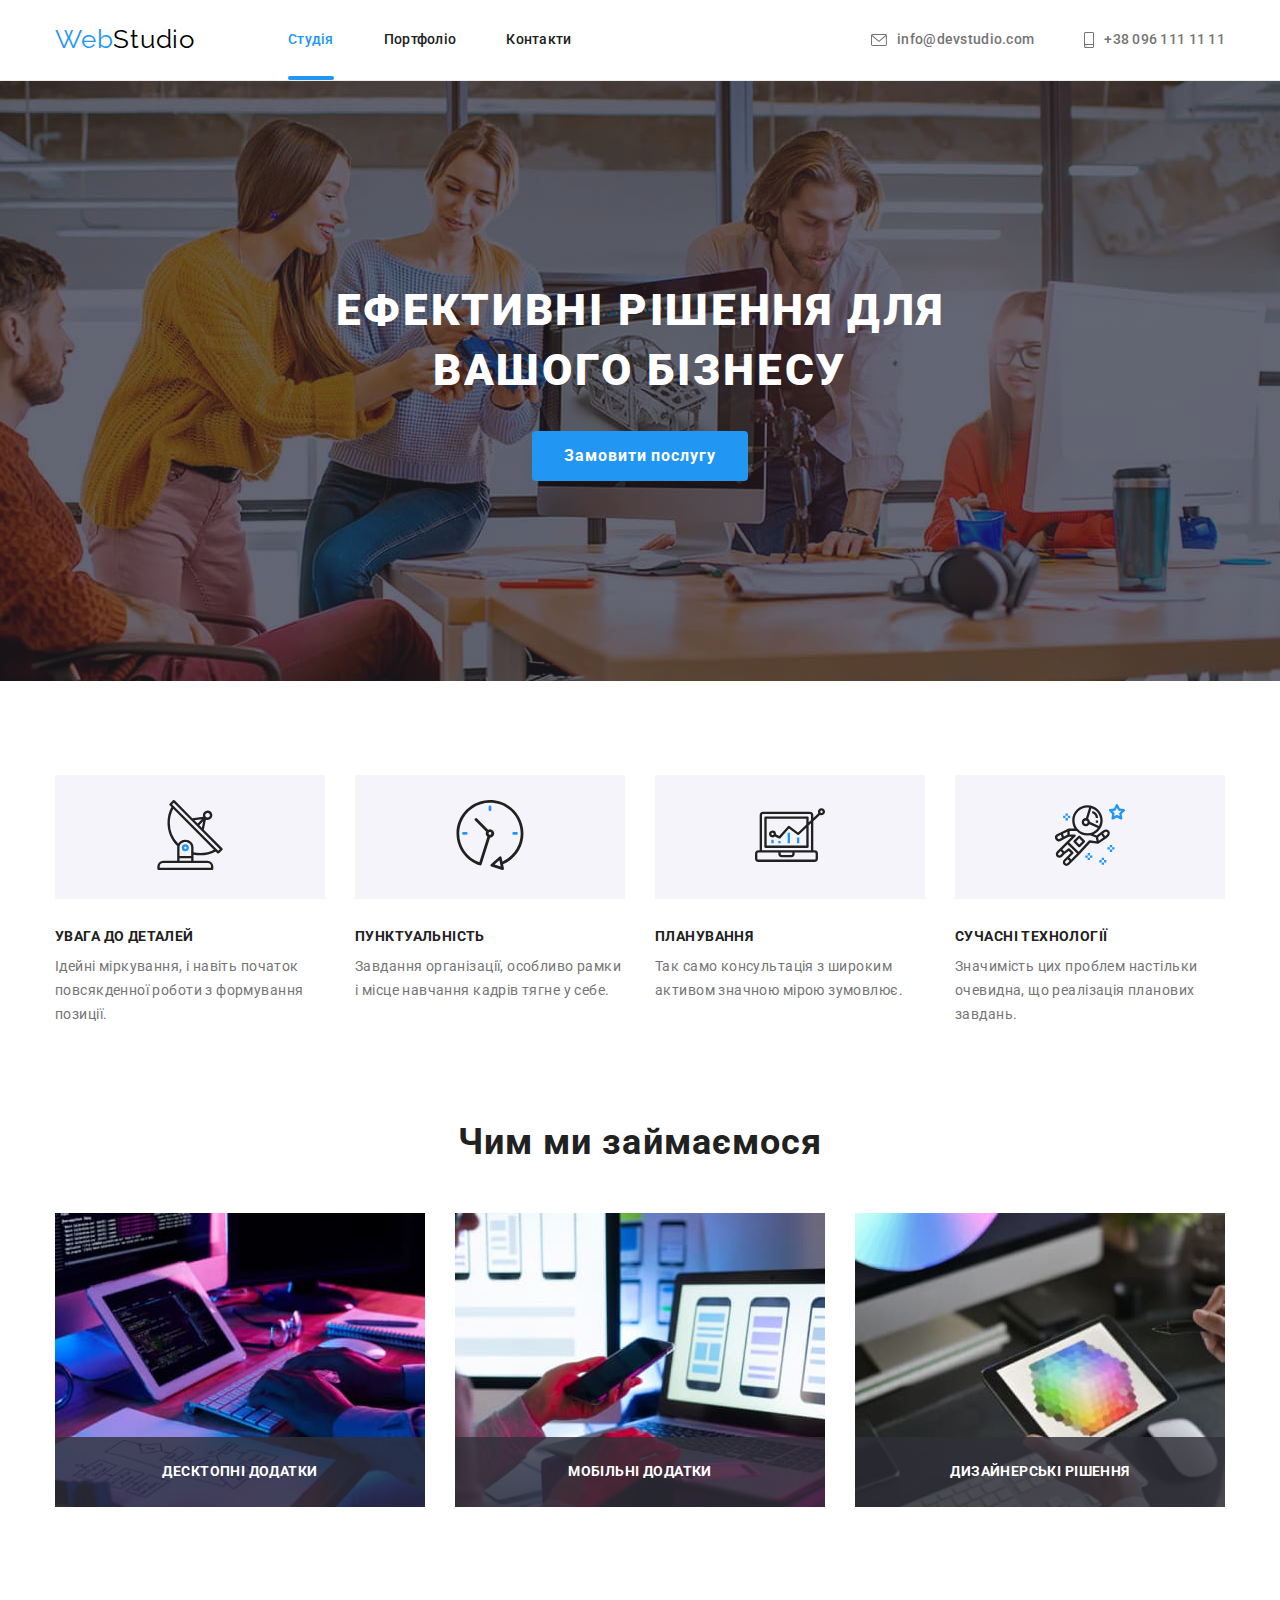
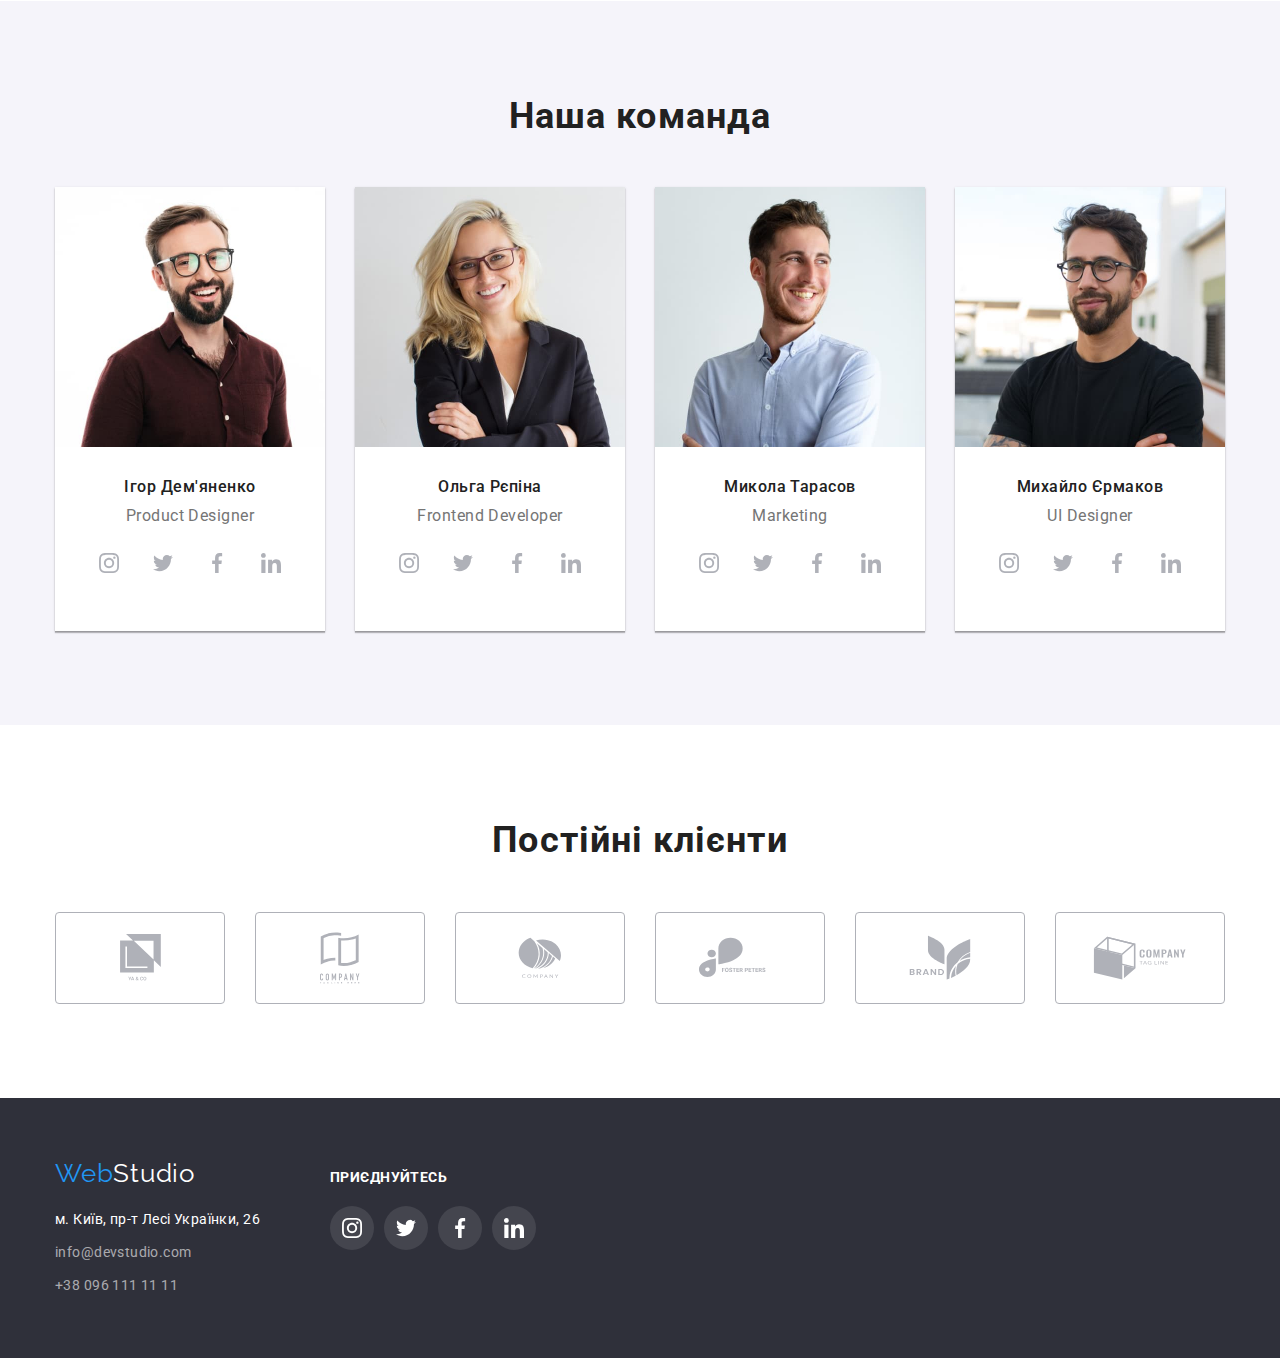
<file: index.html>
<!DOCTYPE html>
<html lang="uk">
<head>
    <meta charset="UTF-8">
    <meta http-equiv="X-UA-Compatible" content="IE=edge">
    <meta name="viewport" content="width=device-width, initial-scale=1.0">
    <title lang="en">WebStudio</title>
    <link rel="preconnect" href="https://fonts.googleapis.com">
<link rel="preconnect" href="https://fonts.gstatic.com" crossorigin>
<link href="https://fonts.googleapis.com/css2?family=Raleway:wght@700&family=Roboto:wght@400;500;700;900&display=swap" rel="stylesheet">
<link rel="stylesheet" href="https://cdnjs.cloudflare.com/ajax/libs/modern-normalize/1.1.0/modern-normalize.min.css">
    <link rel="stylesheet" href="./css/styles.css">
</head>
<body>
    <!-- Header -->
    <header class="header">
        <div class="container header-container">
                <nav class="site-nav">
                        <a href="./index.html" class=" link logo-header"><span lang="en"><span class="logo">Web</span>Studio</span></a>
                        <ul class="list-nav">
                            <li class="item">
                                <a href="./index.html" class="link link-item link-current">Студія</a>
                            </li>
                            <li class="item">
                                <a href="./portfolio.html" class="link link-item">Портфоліо</a>
                            </li>
                            <li class="item">
                                <a href="#" class="link link-item">Контакти</a>
                            </li>
                        </ul>
                </nav>
                <ul class="list-nav">
                    <li class="contact">
                        <a href="mailto:info@devstudio.com" class="link header-contact">
                            <svg class="link-icon" width="16px" height="12px">
                            <use href="./images/icons.svg#icon-envelope">
                            </use>
                            </svg> info@devstudio.com</a>
                    </li>
                    <li class="contact">
                        <a href="tel:+380961111111" class="link header-contact">
                            <svg class="link-icon" width="10px" height="16px">
                                <use href="./images/icons.svg#icon-smartphone">
                                </use>
                                </svg> +38 096 111 11 11</a>
                    </li>
                </ul>
        </div>
    </header>
    <!-- Main -->
    <main>
        <!-- Hero -->
            <section class="hero">
                <div class="overlay">
                    <div class="container">
                        <h1 class="hero-text">
                            Ефективні рішення для вашого бізнесу
                        </h1>
                    <button type="button" class="hero-button" data-modal-open>Замовити послугу</button>
                </div>
                </div>
            </section>
        <!-- Features -->
        <section class="features section">
            <div class="container">
                <h2 class="visually-hidden">
                    Наші особливості
                </h2>
                <ul class="features-list">
                    <li class="features-li">
                        <div class="features-background">
                            <svg width="70px" height="70px">
                                <use href="./images/icons.svg#icon-antenna">
                                </use>
                                </svg>
                        </div>
                        <h3 class="features-item">
                            Увага до деталей
                        </h3>
                        <p class="features-description">
                            Ідейні міркування, і навіть початок повсякденної роботи з формування позиції.
                        </p>
                    </li>
                    <li class="features-li">
                        <div class="features-background">
                            <svg width="70px" height="70px">
                                <use href="./images/icons.svg#icon-clock">
                                </use>
                                </svg>
                        </div>
                        <h3 class="features-item">
                            Пунктуальність
                        </h3>
                        <p class="features-description">
                            Завдання організації, особливо рамки і місце навчання кадрів тягне у себе.
                        </p>
                    </li>
                    <li class="features-li">
                        <div class="features-background">
                            <svg width="70px" height="70px">
                                <use href="./images/icons.svg#icon-diagram">
                                </use>
                                </svg>
                        </div>
                        <h3 class="features-item">
                            Планування
                        </h3>
                        <p class="features-description">
                            Так само консультація з широким активом значною мірою зумовлює.
                        </p>
                    </li>
                    <li class="features-li">
                        <div class="features-background">
                            <svg width="70px" height="70px">
                                <use href="./images/icons.svg#icon-astronaut">
                                </use>
                                </svg>
                        </div>
                        <h3 class="features-item">
                            Сучасні технології
                        </h3>
                        <p class="features-description">
                            Значимість цих проблем настільки очевидна, що реалізація планових завдань.
                        </p>
                    </li>
                </ul>
            </div>
        </section>
        <!-- Work -->
        <section class="work">
            <div class="container">
                <h2 class="section-title">
                    Чим ми займаємося
                </h2>
                <ul class="work-list">
                    <li class="image">
                            <img src="./images/box1.jpg" alt="Людина працює на комп'ютері" width="370" height="294">
                        <div class="work-descr">
                            <p>Десктопні додатки</p>
                        </div>
                    </li>
                    <li class="image">
                        <img src="./images/box2.jpg" alt="Людина працює на комп'ютері і на мобільному телефоні" width="370" height="294">
                        <div class="work-descr">
                            <p>Мобільні додатки</p>
                        </div> 
                    </li>
                    <li class="image">
                        <img src="./images/box3.jpg" alt="Людина працює на планшеті" width="370" height="294">
                        <div class="work-descr">
                            <p>Дизайнерські рішення</p>
                        </div>
                    </li>
                </ul>
            </div>
        </section>

        <!-- Team -->

        <section class="team section">
            <div class="container">
                <h2 class="section-title">
                    Наша команда
                </h2>
                <ul class="team-list">
                    <li class="card">
                        <img src="./images/our_team/img.jpg" alt="Перший працівник" width="270" height="260">
                        <div class="card-descr">
                            <h3 class="team-member">
                                Ігор Дем'яненко
                            </h3>
                            <p lang="en" class="position">
                                Product Designer
                            </p>
                            <ul class="social-links">
                                <li>
                                    <a href="#" class="social-link">
                                        <svg class="social-icon" width="20px" height="20px">
                                            <use href="./images/icons.svg#icon-instagram">
                
                                            </use>
                                        </svg>
                                    </a>
                                </li>
                                <li>
                                    <a href="#" class="social-link">
                                        <svg class="social-icon" width="20px" height="20px">
                                            <use href="./images/icons.svg#icon-twitter">
                
                                            </use>
                                        </svg>
                                    </a>
                                </li>
                                <li>
                                    <a href="#" class="social-link">
                                        <svg class="social-icon" width="20px" height="20px">
                                            <use href="./images/icons.svg#icon-facebook">
                
                                            </use>
                                        </svg>
                                    </a>
                                </li>
                                <li>
                                    <a href="#" class="social-link">
                                        <svg class="social-icon" width="20px" height="20px">
                                            <use href="./images/icons.svg#icon-linkedin">
                
                                            </use>
                                        </svg>
                                    </a>
                                </li>
                            </ul>
                        </div>
                    </li>
                    <li class="card">
                        <img src="./images/our_team/img-1.jpg" alt="Другий працівник" width="270" height="260">
                        <div class="card-descr">
                            <h3 class="team-member">
                                Ольга Рєпіна
                            </h3>
                            <p lang="en" class="position">
                                Frontend Developer
                            </p>
                            <ul class="social-links">
                                <li>
                                    <a href="#" class="social-link">
                                        <svg class="social-icon" width="20px" height="20px">
                                            <use href="./images/icons.svg#icon-instagram">
                
                                            </use>
                                        </svg>
                                    </a>
                                </li>
                                <li>
                                    <a href="#" class="social-link">
                                        <svg class="social-icon" width="20px" height="20px">
                                            <use href="./images/icons.svg#icon-twitter">
                
                                            </use>
                                        </svg>
                                    </a>
                                </li>
                                <li>
                                    <a href="#" class="social-link">
                                        <svg class="social-icon" width="20px" height="20px">
                                            <use href="./images/icons.svg#icon-facebook">
                
                                            </use>
                                        </svg>
                                    </a>
                                </li>
                                <li>
                                    <a href="#" class="social-link">
                                        <svg class="social-icon" width="20px" height="20px">
                                            <use href="./images/icons.svg#icon-linkedin">
                
                                            </use>
                                        </svg>
                                    </a>
                                </li>
                            </ul>
                        </div>
                    </li>
                    <li class="card">
                        <img src="./images/our_team/img-2.jpg" alt="Третій працівник" width="270" height="260">
                        <div class="card-descr">
                            <h3 class="team-member">
                                Микола Тарасов
                            </h3>
                            <p lang="en" class="position">
                                Marketing
                            </p>
                            <ul class="social-links">
                                <li>
                                    <a href="#" class="social-link">
                                        <svg class="social-icon" width="20px" height="20px">
                                            <use href="./images/icons.svg#icon-instagram">
                
                                            </use>
                                        </svg>
                                    </a>
                                </li>
                                <li>
                                    <a href="#" class="social-link">
                                        <svg class="social-icon" width="20px" height="20px">
                                            <use href="./images/icons.svg#icon-twitter">
                
                                            </use>
                                        </svg>
                                    </a>
                                </li>
                                <li>
                                    <a href="#" class="social-link">
                                        <svg class="social-icon" width="20px" height="20px">
                                            <use href="./images/icons.svg#icon-facebook">
                
                                            </use>
                                        </svg>
                                    </a>
                                </li>
                                <li>
                                    <a href="#" class="social-link">
                                        <svg class="social-icon" width="20px" height="20px">
                                            <use href="./images/icons.svg#icon-linkedin">
                
                                            </use>
                                        </svg>
                                    </a>
                                </li>
                            </ul>
                        </div>
                    </li>
                    <li class="card">
                        <img src="./images/our_team/img-3.jpg" alt="Четвертий працівник" width="270" height="260">
                        <div class="card-descr">
                            <h3 class="team-member">
                                Михайло Єрмаков
                            </h3>
                            <p lang="en" class="position">
                                UI Designer
                            </p>
                            <ul class="social-links">
                                <li>
                                    <a href="#" class="social-link">
                                        <svg class="social-icon" width="20px" height="20px">
                                            <use href="./images/icons.svg#icon-instagram">
                
                                            </use>
                                        </svg>
                                    </a>
                                </li>
                                <li>
                                    <a href="#" class="social-link">
                                        <svg class="social-icon" width="20px" height="20px">
                                            <use href="./images/icons.svg#icon-twitter">
                
                                            </use>
                                        </svg>
                                    </a>
                                </li>
                                <li>
                                    <a href="#" class="social-link">
                                        <svg class="social-icon" width="20px" height="20px">
                                            <use href="./images/icons.svg#icon-facebook">
                
                                            </use>
                                        </svg>
                                    </a>
                                </li>
                                <li>
                                    <a href="#" class="social-link">
                                        <svg class="social-icon" width="20px" height="20px">
                                            <use href="./images/icons.svg#icon-linkedin">
                
                                            </use>
                                        </svg>
                                    </a>
                                </li>
                            </ul>
                        </div>
                    </li>
                </ul>
            </div>
        </section>

        <!-- Clients -->

        <section class="section">
            <div class="container">
                <h2 class="section-title">Постійні клієнти</h2>
                <ul class="clients">
                    <li class="client-item">
                        <a href="#" class="client-link">
                            <svg class="client-icon" width="41px" height="46.7px">
                                <use href="./images/icons.svg#icon-client1">
    
                                </use>
                            </svg>
                        </a>
                    </li>
                    <li class="client-item">
                        <a href="#" class="client-link">
                            <svg class="client-icon" width="40px" height="52px">
                                <use href="./images/icons.svg#icon-client2">
                                    
                                </use>
                            </svg>
                        </a>
                    </li>
                    <li class="client-item">
                        <a href="#" class="client-link">
                            <svg class="client-icon" width="43.46px" height="41.18px">
                                <use href="./images/icons.svg#icon-client3">
                                    
                                </use>
                            </svg>
                        </a>
                    </li>
                    <li class="client-item">
                        <a href="#" class="client-link">
                            <svg class="client-icon" width="84.44px" height="40.62px">
                                <use href="./images/icons.svg#icon-client4">
                                    
                                </use>
                            </svg>
                        </a>
                    </li>
                    <li class="client-item">
                        <a href="#" class="client-link">
                            <svg class="client-icon" width="62.54px" height="45.43px">
                                <use href="./images/icons.svg#icon-client5">
                                    
                                </use>
                            </svg>
                        </a>
                    </li>
                    <li class="client-item">
                        <a href="#" class="client-link">
                            <svg class="client-icon" width="93.79px" height="43.93px">
                                <use href="./images/icons.svg#icon-client6">
                                    
                                </use>
                            </svg>
                        </a>
                    </li>
                </ul>
            </div>
           
        </section>
    </main>
    <!-- Footer -->
    <footer class="footer">
        <div class="container footer-content">
            <div class="company-info">
                <a href="./index.html" class="link logo-footer"><span lang="en"><span class="logo">Web</span>Studio</span></a>
                <address>
                    <ul class="footer-info">
                        <li class="item">
                            <a href="https://goo.gl/maps/LqzxyWR1Uy55x8TN7" target="_blank" rel="noopener noreferrer nofollow" class="link footer-address">м. Київ, пр-т Лесі Українки, 26</a>
                        </li>
                        <li class="item">
                            <a href="mailto:info@devstudio.com" class="link footer-contact">info@devstudio.com</a>
                        </li>
                        <li class="item">
                            <a href="tel:+380961111111" class="link footer-contact">+38 096 111 11 11</a>
                        </li>
                    </ul>
                </address>
            </div>
                <div>
                    <p class="social-title">Приєднуйтесь</p>
                    <ul class="social-links">
                        <li class="social-item">
                            <a href="#" class="social-link">
                                <svg class="social-icon" width="20px" height="20px">
                                    <use href="./images/icons.svg#icon-instagram">
        
                                    </use>
                                </svg>
                            </a>
                        </li>
                        <li class="social-item">
                            <a href="#" class="social-link">
                                <svg class="social-icon" width="20px" height="20px">
                                    <use href="./images/icons.svg#icon-twitter">
        
                                    </use>
                                </svg>
                            </a>
                        </li>
                        <li class="social-item">
                            <a href="#" class="social-link">
                                <svg class="social-icon" width="20px" height="20px">
                                    <use href="./images/icons.svg#icon-facebook">
        
                                    </use>
                                </svg>
                            </a>
                        </li>
                        <li class="social-item">
                            <a href="#" class="social-link">
                                <svg class="social-icon" width="20px" height="20px">
                                    <use href="./images/icons.svg#icon-linkedin">
        
                                    </use>
                                </svg>
                            </a>
                        </li>
                    </ul>
                </div>
        </div>
    </footer>

    <div class="backdrop is-hidden" data-modal>
        <div class="modal">
            <div class="modal-action" data-modal-close>
                <svg class="close-icon" width="11px" height="11px">
                    <use href="./images/icons.svg#icon-close">
        
                    </use>
                </svg>
            </div>
        </div>
    </div>

    <script src="./js/modal.js"></script>
</body>
</html>
</file>
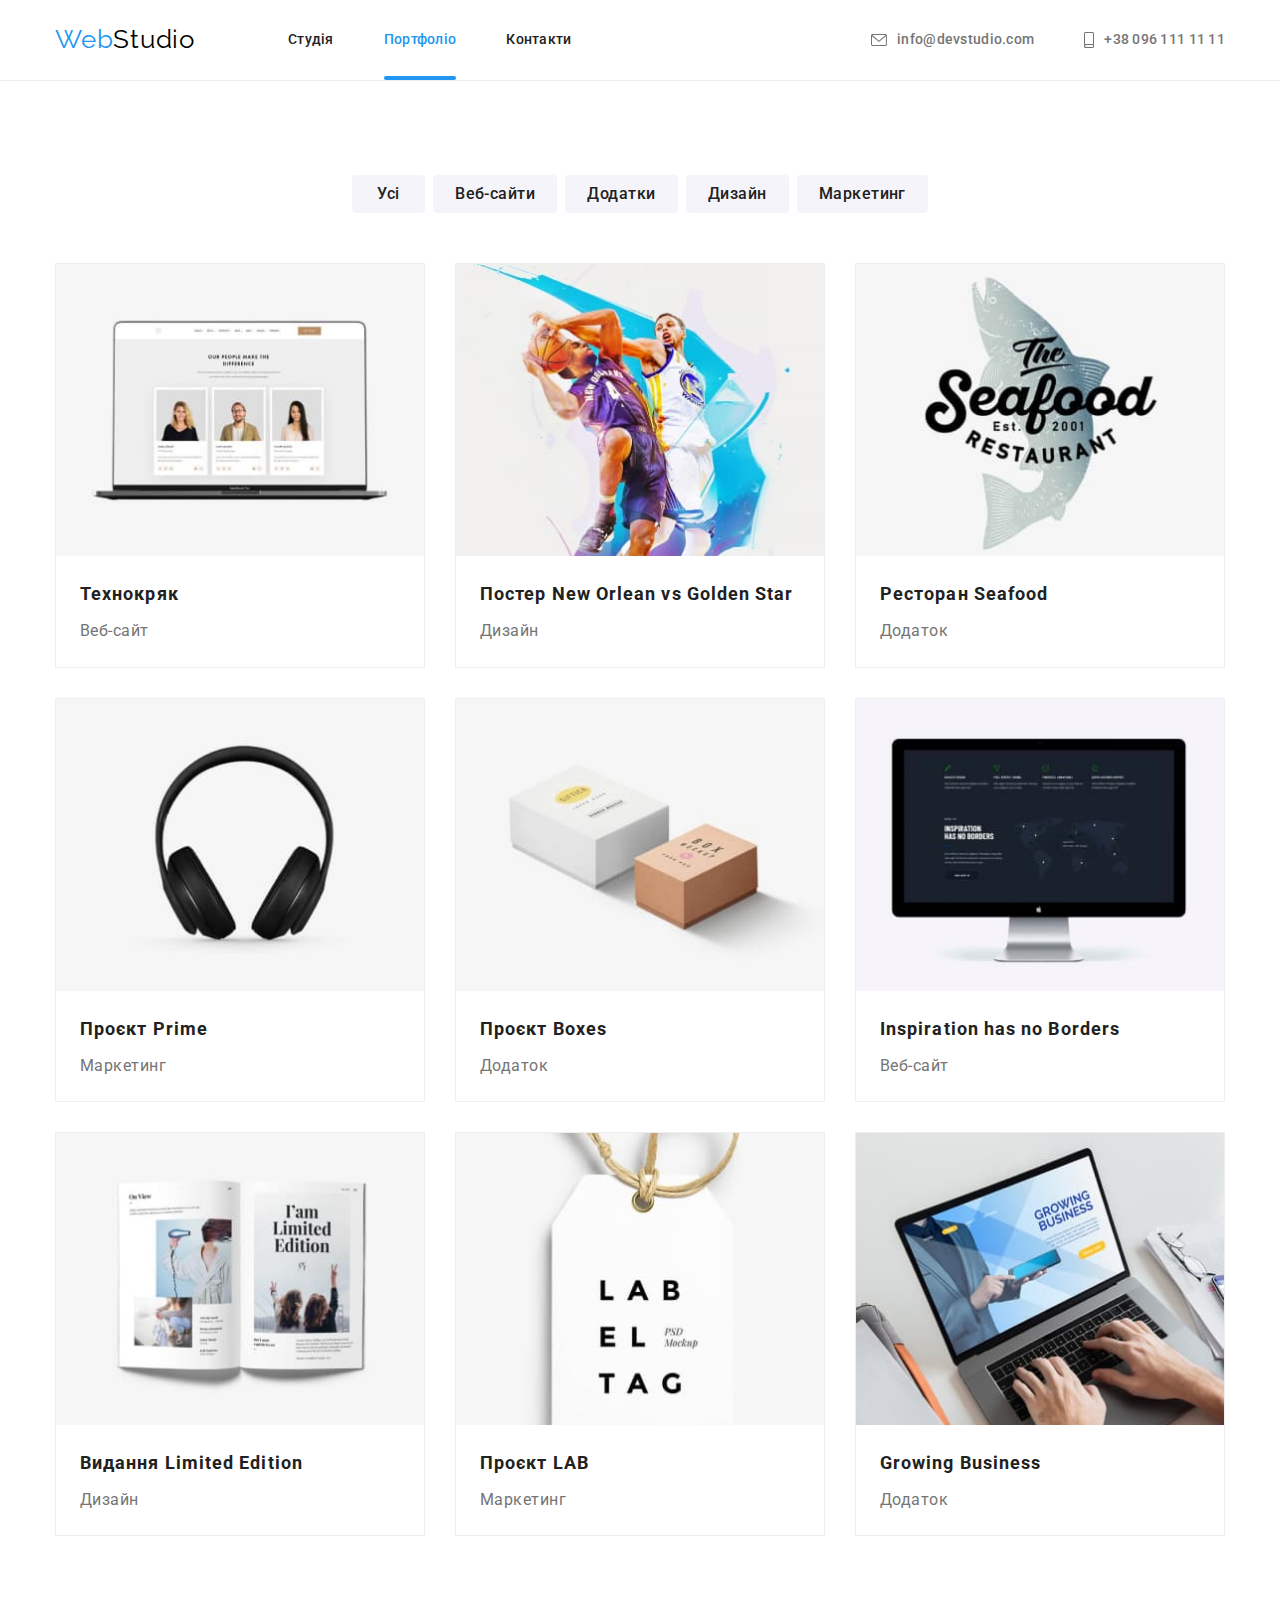
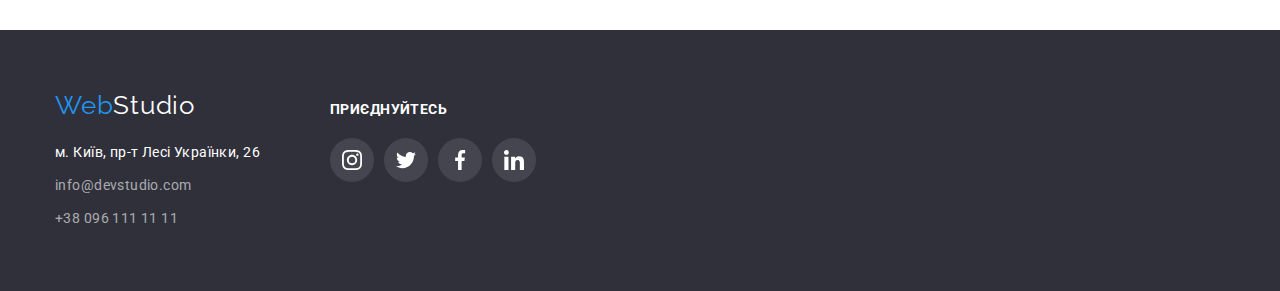
<file: portfolio.html>
<!DOCTYPE html>
<html lang="uk">
<head>
    <meta charset="UTF-8">
    <meta http-equiv="X-UA-Compatible" content="IE=edge">
    <meta name="viewport" content="width=device-width, initial-scale=1.0">
    <title>Портфоліо</title>
    <link rel="preconnect" href="https://fonts.googleapis.com">
<link rel="preconnect" href="https://fonts.gstatic.com" crossorigin>
<link href="https://fonts.googleapis.com/css2?family=Raleway:wght@700&family=Roboto:wght@400;500;700;900&display=swap" rel="stylesheet">
<link rel="stylesheet" href="https://cdnjs.cloudflare.com/ajax/libs/modern-normalize/1.1.0/modern-normalize.min.css">
    <link rel="stylesheet" href="./css/styles.css">
</head>
<body>
    <!-- Header -->
    <header class="header">
        <div class="container header-container">
                <nav class="site-nav">
                        <a href="./index.html" class=" link logo-header"><span lang="en"><span class="logo">Web</span>Studio</span></a>
                        <ul class="list-nav">
                            <li class="item">
                                <a href="./index.html" class="link link-item">Студія</a>
                            </li>
                            <li class="item">
                                <a href="./portfolio.html" class="link link-item link-current">Портфоліо</a>
                            </li>
                            <li class="item">
                                <a href="#" class="link link-item">Контакти</a>
                            </li>
                        </ul>
                </nav>
                <ul class="list-nav">
                    <li class="contact">
                        <a href="mailto:info@devstudio.com" class="link header-contact">
                            <svg class="link-icon" width="16px" height="12px">
                            <use href="./images/icons.svg#icon-envelope">
                            </use>
                            </svg> info@devstudio.com</a>
                    </li>
                    <li class="contact">
                        <a href="tel:+380961111111" class="link header-contact">
                            <svg class="link-icon" width="10px" height="16px">
                                <use href="./images/icons.svg#icon-smartphone">
                                </use>
                                </svg> +38 096 111 11 11</a>
                    </li>
                </ul>
        </div>
    </header>
    <!-- Main -->
    <main>
        <section class="section portfolio">
            <div class="container">
                <h1 class="visually-hidden">
                    Портфоліо
                </h1>
                <ul class="filtr-list">
                    <li class="item">
                        <button type="button" class="button">Усі</button>
                    </li>
                    <li class="item">
                        <button type="button" class="button">Веб-сайти</button>
                    </li>
                    <li class="item">
                        <button type="button" class="button">Додатки</button>
                    </li>
                    <li class="item">
                        <button type="button" class="button">Дизайн</button>
                    </li>
                    <li class="item">
                        <button type="button" class="button">Маркетинг</button>
                    </li>
                </ul>
                <ul class="project-list">
                    <li class="item">
                        <a href="#" class="link">
                            <div class="project-thumb">
                                <img src="./images/portfolio/img1.jpg" alt="Ноутбук" width="370" height="294">
                                <div class="project-overlay">
                                    <div class="action-text">
                                        <p>
                                            Ресурс пропонує комплексні пропозиції з різним рівнем функціоналу та сервісів. Все це дозволить відвідувачу отримати вичерпні відомості про компанію чи приватну особу.
                                        </p>
                                    </div>
                                </div>
                            </div>
                            <div class="project-descr">
                                <h2 class="portfolio-project">Технокряк</h2>
                                <p class="portfolio-description">Веб-сайт</p>
                            </div>
                        </a>
                    </li>
                    <li class="item">
                        <a href="#" class="link">
                            <div class="project-thumb">
                                <img src="./images/portfolio/img2.jpg" alt="Постер" width="370" height="294">
                                <div class="project-overlay">
                                    <div class="action-text">
                                        <p>
                                            Ресурс пропонує комплексні пропозиції з різним рівнем функціоналу та сервісів. Все це дозволить відвідувачу отримати вичерпні відомості про компанію чи приватну особу.
                                        </p>
                                    </div>
                                </div>
                            </div>
                            <div class="project-descr">
                                <h2 class="portfolio-project">Постер <span lang="en">New Orlean vs Golden Star</span></h2>
                                <p class="portfolio-description">Дизайн</p>
                            </div>
                        </a>
                    </li>
                    <li class="item">
                        <a href="#" class="link">
                            <div class="project-thumb">
                                <img src="./images/portfolio/img3.jpg" alt="Емблема ресторану" width="370" height="294">
                                <div class="project-overlay">
                                    <div class="action-text">
                                        <p>
                                            Ресурс пропонує комплексні пропозиції з різним рівнем функціоналу та сервісів. Все це дозволить відвідувачу отримати вичерпні відомості про компанію чи приватну особу.
                                        </p>
                                    </div>
                                </div>
                            </div>
                            <div class="project-descr">
                                <h2 class="portfolio-project">Ресторан <span lang="en">Seafood</span></h2>
                                <p class="portfolio-description">Додаток</p>
                            </div>
                        </a>
                    </li>
                    <li class="item">
                        <a href="#" class="link">
                            <div class="project-thumb">
                                <img src="./images/portfolio/img4.jpg" alt="Навушники" width="370" height="294">
                                <div class="project-overlay">
                                    <div class="action-text">
                                        <p>
                                            Ресурс пропонує комплексні пропозиції з різним рівнем функціоналу та сервісів. Все це дозволить відвідувачу отримати вичерпні відомості про компанію чи приватну особу.
                                        </p>
                                    </div>
                                </div>
                            </div>
                            <div class="project-descr">
                                <h2 class="portfolio-project">Проєкт <span lang="en">Prime</span></h2>
                                <p class="portfolio-description">Маркетинг</p>
                            </div>
                        </a>
                    </li>
                    <li class="item">
                        <a href="#" class="link">
                            <div class="project-thumb">
                                <img src="./images/portfolio/img5.jpg" alt="Коробки" width="370" height="294">
                                <div class="project-overlay">
                                    <div class="action-text">
                                        <p>
                                            Ресурс пропонує комплексні пропозиції з різним рівнем функціоналу та сервісів. Все це дозволить відвідувачу отримати вичерпні відомості про компанію чи приватну особу.
                                        </p>
                                    </div>
                                </div>
                            </div>
                            <div class="project-descr">
                                <h2 class="portfolio-project">Проєкт <span lang="en">Boxes</span></h2>
                                <p class="portfolio-description">Додаток</p>
                            </div>
                        </a>
                    </li>
                    <li class="item">
                        <a href="#" class="link">
                            <div class="project-thumb">
                                <img src="./images/portfolio/img6.jpg" alt="Комп'ютер" width="370" height="294">
                                <div class="project-overlay">
                                    <div class="action-text">
                                        <p>
                                            Ресурс пропонує комплексні пропозиції з різним рівнем функціоналу та сервісів. Все це дозволить відвідувачу отримати вичерпні відомості про компанію чи приватну особу.
                                        </p>
                                    </div>
                                </div>
                            </div>
                            <div class="project-descr">
                                <h2 class="portfolio-project"><span lang="en">Inspiration has no Borders</span></h2>
                                <p class="portfolio-description">Веб-сайт</p>
                            </div>
                        </a>
                    </li>
                    <li class="item">
                        <a href="#" class="link">
                            <div class="project-thumb">
                                <img src="./images/portfolio/img7.jpg" alt="Книга" width="370" height="294">
                                <div class="project-overlay">
                                    <div class="action-text">
                                        <p>
                                            Ресурс пропонує комплексні пропозиції з різним рівнем функціоналу та сервісів. Все це дозволить відвідувачу отримати вичерпні відомості про компанію чи приватну особу.
                                        </p>
                                    </div>
                                </div>
                            </div>
                            <div class="project-descr">
                                <h2 class="portfolio-project">Видання <span lang="en">Limited Edition</span></h2>
                                <p class="portfolio-description">Дизайн</p>
                            </div>
                        </a>
                    </li>
                    <li class="item">
                        <a href="#" class="link">
                            <div class="project-thumb">
                                <img src="./images/portfolio/img8.jpg" alt="Лейбл" width="370" height="294">
                                <div class="project-overlay">
                                    <div class="action-text">
                                        <p>
                                            Ресурс пропонує комплексні пропозиції з різним рівнем функціоналу та сервісів. Все це дозволить відвідувачу отримати вичерпні відомості про компанію чи приватну особу.
                                        </p>
                                    </div>
                                </div>
                            </div>
                            <div class="project-descr">
                                <h2 class="portfolio-project">Проєкт <span lang="en" class="project-caps">Lab</span></h2>
                                <p class="portfolio-description">Маркетинг</p>
                            </div>
                        </a>
                    </li>
                    <li class="item">
                        <a href="#" class="link">
                            <div class="project-thumb">
                                <img src="./images/portfolio/img9.jpg" alt="Людина працює за ноутбуком" width="370" height="294">
                                <div class="project-overlay">
                                    <div class="action-text">
                                        <p>
                                            Ресурс пропонує комплексні пропозиції з різним рівнем функціоналу та сервісів. Все це дозволить відвідувачу отримати вичерпні відомості про компанію чи приватну особу.
                                        </p>
                                    </div>
                                </div>
                            </div>
                            <div class="project-descr">
                                <h2 class="portfolio-project"> <span lang="en">Growing Business</span></h2>
                                <p class="portfolio-description">Додаток</p>
                            </div>
                        </a>
                    </li>
                </ul>
            </div>
        </section>
    </main>
    <!-- Footer -->
    <footer class="footer">
        <div class="container footer-content">
            <div class="company-info">
                <a href="./index.html" class="link logo-footer"><span lang="en"><span class="logo">Web</span>Studio</span></a>
                <address>
                    <ul class="footer-info">
                        <li class="item">
                            <a href="https://goo.gl/maps/LqzxyWR1Uy55x8TN7" target="_blank" rel="noopener noreferrer nofollow" class="link footer-address">м. Київ, пр-т Лесі Українки, 26</a>
                        </li>
                        <li class="item">
                            <a href="mailto:info@devstudio.com" class="link footer-contact">info@devstudio.com</a>
                        </li>
                        <li class="item">
                            <a href="tel:+380961111111" class="link footer-contact">+38 096 111 11 11</a>
                        </li>
                    </ul>
                </address>
            </div>
                <div>
                    <p class="social-title">Приєднуйтесь</p>
                    <ul class="social-links">
                        <li class="social-item">
                            <a href="#" class="social-link">
                                <svg class="social-icon" width="20px" height="20px">
                                    <use href="./images/icons.svg#icon-instagram">
        
                                    </use>
                                </svg>
                            </a>
                        </li>
                        <li class="social-item">
                            <a href="#" class="social-link">
                                <svg class="social-icon" width="20px" height="20px">
                                    <use href="./images/icons.svg#icon-twitter">
        
                                    </use>
                                </svg>
                            </a>
                        </li>
                        <li class="social-item">
                            <a href="#" class="social-link">
                                <svg class="social-icon" width="20px" height="20px">
                                    <use href="./images/icons.svg#icon-facebook">
        
                                    </use>
                                </svg>
                            </a>
                        </li>
                        <li class="social-item">
                            <a href="#" class="social-link">
                                <svg class="social-icon" width="20px" height="20px">
                                    <use href="./images/icons.svg#icon-linkedin">
        
                                    </use>
                                </svg>
                            </a>
                        </li>
                    </ul>
                </div>
        </div>
    </footer>
</body>
</html>
</file>
<file: css/styles.css>
html {
    box-sizing: border-box;
}

*,
*::before,
*::after {
    box-sizing: inherit;
}

:root {
    --primary-text-color: #757575;
    --secondary-text-color: #212121;
    --primary-background-color: #FFFFFF;
    --primary-text-darkbackground-color: #FFFFFF;
    --secondary-text-darkbackground-color: rgba(255, 255, 255, 0.6);
    --accent-color: #2196F3;
    --darkbackground-color: #2F303A;
    --lightbackground-color: #F5F4FA;
    --dark-logo-color: #000000;
    --hero-button-hover-accent-color: #188CE8;
    --border-header-color: #ECECEC;
    --border-portfolio-color: #EEEEEE;
    --hero-background-color: #C4C4C4;
    --timing-function: cubic-bezier(0.4, 0, 0.2, 1);
}

body {
    color: var(--primary-text-color);
    background-color: var(--primary-background-color);
    font-family: 'Roboto', sans-serif;
}

h1,
h2,
h3 {
    color: var(--secondary-text-color);
    margin-top: 0;
    margin-bottom: 0;
}

p {
    margin-top: 0;
    margin-bottom: 0;
}

ul {
    list-style: none;
    padding: 0;
    margin: 0;
}

img {
    display: block;
    max-width: 100%;
    height: auto;
}

button {
    font-family: inherit;
}

.link {
    text-decoration: none;
}

.container {
    width: 1200px;
    padding-left: 15px;
    padding-right: 15px;
    margin-left: auto;
    margin-right: auto;
}

.visually-hidden {
    position: absolute;
    width: 1px;
    height: 1px;
    margin: -1px;
    border: 0;
    padding: 0;
    
    white-space: nowrap;
    clip-path: inset(100%);
    clip: rect(0 0 0 0);
    overflow: hidden;
  }

/* Header */

.header-container {
    display: flex;
    align-items: center;
}

.site-nav {
    display: flex;
    align-items: center;
}

.header {
    background-color: var(--primary-background-color);
    border-bottom: 1px solid var(--border-header-color);
}

.logo-header {
    font-family: 'Raleway';
    font-size: 26px;
    line-height: 1.19;
    letter-spacing: 0.03em;
    color: var(--dark-logo-color);
    margin-right: 93px;
    display: block;
    padding-top: 24px;
    padding-bottom: 25px;
}

.logo {
    color: var(--accent-color);
}

.list-nav {
    font-weight: 500;
    font-size: 14px;
    line-height: 1.14;
    letter-spacing: 0.02em;
    display: flex;
    margin-left: auto;

}

.list-nav .item {
    margin-right: 50px;
}

.list-nav .item:last-child {
    margin-right: 0;
}

.list-nav .contact+ .contact {
    margin-left: 50px;
}


.link-item {
    color: var(--secondary-text-color);
    padding-top: 32px;
    padding-bottom: 32px;

    transition: color 250ms var(--timing-function);
}

.link-item:hover,
.link-item:focus {
    color: var(--accent-color);
}

.link-current {
    position: relative;

    color: var(--accent-color);
}

.link-current::after {
    position: absolute;
    left: 0;
    bottom: -1px;

    content: "";
    width: 100%;
    height: 4px;
    background-color: var(--accent-color);
    border-radius: 2px;
}

.header-contact {
    color: var(--primary-text-color);
    display: flex;
    align-items: center;
    padding-top: 32px;
    padding-bottom: 32px;

    transition: color 250ms var(--timing-function);
}

.header-contact:hover,
.header-contact:focus {
    color: var(--accent-color);
}

.link-icon {
    margin-right: 10px;
    fill: currentColor;
}

/* Hero */

.hero {
    background-color: var(--hero-background-color);
    text-align: center;
}

.overlay {
    height: 600px;
    max-width: 1600px;
    margin-right: auto;
    margin-left: auto;
    background-image: linear-gradient(to right, rgba(47, 48, 58, 0.4), rgba(47, 48, 58, 0.4)),
    url('../images/hero.jpg');
    background-repeat: no-repeat;
    background-position: center;
    background-size: cover;
    padding-top: 200px;
    padding-bottom: 200px;
}

.hero-text {
    font-weight: 900;
    font-size: 44px;
    line-height: 1.36;
    letter-spacing: 0.06em;
    text-transform: uppercase;
    color: var(--primary-text-darkbackground-color);
    width: 696px;
    margin-bottom: 30px;
    margin-right: auto;
    margin-left: auto;
}

.hero-button {
    font-weight: 700;
    font-size: 16px;
    line-height: 1.88;
    letter-spacing: 0.06em;
    color: var(--primary-text-darkbackground-color);
    background-color: var(--accent-color);
    display: inline-block;
    padding-top: 10px;
    padding-right: 32px;
    padding-bottom: 10px;
    padding-left: 32px;
    border-radius: 4px;
    border: none;

    transition: background-color 250ms var(--timing-function);
}

.hero-button:hover,
.hero-button:focus {
    background-color: var(--hero-button-hover-accent-color);
    cursor: pointer;
}

/* Features */

.features {
    background-color: var(--primary-background-color);
}

.section {
    padding-top: 94px;
    padding-bottom: 94px;
}

.features-background{
    background-color: var(--lightbackground-color);
    padding-top: 25px;
    padding-right: 100px;
    padding-bottom: 25px;
    padding-left: 100px;
    margin-bottom: 30px;
}

.features-item {
    font-weight: 700;
    font-size: 14px;
    line-height: 1.14;
    letter-spacing: 0.03em;
    text-transform: uppercase;
    margin-bottom: 10px;
}

.features-description {
    font-size: 14px;
    line-height: 1.71;
    letter-spacing: 0.03em;
}

.features-list {
    display: flex;
    flex-wrap: wrap;
    margin-right: -30px;
}

.features-li {
    margin-right: 30px;
    flex-basis: calc(100% / 4 - 30px);
}

.features-li:last-child {
    margin-right: 0;
}

/* Work */

.work {
    background-color: var(--primary-background-color);
    padding-bottom: 94px;
}

.section-title {
    font-weight: 700;
    font-size: 36px;
    line-height: 1.17;
    letter-spacing: 0.03em;
    text-align: center;
    margin-bottom: 50px;
}

.work-list {
    display: flex;
}

.image {
    position: relative;

    margin-right: 30px;
}

.image:last-child {
    margin-right: 0;
}

.work-descr {
position: absolute;
width: 100%;
left: 0;
bottom: 0;

font-weight: 700;
font-size: 14px;
line-height: 1.14;
text-align: center;
letter-spacing: 0.03em;
text-transform: uppercase;
color: var(--primary-text-darkbackground-color);
background-color: rgba(47, 48, 58, 0.8);
padding-top: 27px;
padding-bottom: 27px;
}

/* Team */

.team {
    background-color: var(--lightbackground-color);
}

.team-list {
    display: flex;
    flex-wrap: wrap;
    margin-right: -30px;
}

.card {
    background-color: var(--primary-background-color);
    margin-right: 30px;
    flex-basis: calc(100% / 4 - 30px);
    box-shadow: 0px 1px 3px rgba(0, 0, 0, 0.12), 0px 1px 1px rgba(0, 0, 0, 0.14), 0px 2px 1px rgba(0, 0, 0, 0.2);
}

.card:last-child {
    margin-right: 0;
}

.card-descr {
    padding-top: 30px;
    padding-bottom: 30px;
    text-align: center;
    margin-bottom: 16px;
}

.team-member {
    font-weight: 500;
    font-size: 16px;
    line-height: 1.19;
    letter-spacing: 0.03em;
    margin-bottom: 10px;
}

.position {
    font-size: 16px;
    line-height: 1.19;
    letter-spacing: 0.03em;
    padding-bottom: 16px;
}
 
.social-links {
    display: flex;
    justify-content: space-between;
    padding-left: 32px;
    padding-right: 32px;
}

.social-link {
    display: inline-flex;
    justify-content: center;
    align-items: center;
    width: 44px;
    height: 44px;
    border-radius: 50%;
    color: #AFB1B8;

    transition: background-color 250ms var(--timing-function), color 250ms var(--timing-function);
}

.social-link:hover,
.social-link:focus {
    background-color: var(--accent-color);
    color: var(--primary-text-darkbackground-color);
}

.social-icon {
    fill: currentColor;
}


/* Clients */

.clients {
    display: flex;
}

.client-item {
    margin-right: 30px;
}

.client-item:last-child {
    margin-right: 0;
}

.client-link {
    display: inline-flex;
    justify-content: center;
    align-items: center;
    width: 170px;
    height: 92px;
    border: 1px solid #AFB1B8;
    border-radius: 4px;
    background-color: var(--primary-background-color);
    color: #AFB1B8;

    transition: color 250ms var(--timing-function), border-color 250ms var(--timing-function);
}

.client-link:hover,
.client-link:focus {
    color: var(--accent-color);
    border-color: var(--accent-color);
}

.client-icon {
    fill: currentColor;
}

/* Footer */

.footer {
    background-color: var(--darkbackground-color);
    padding-top: 60px;
    padding-bottom: 60px;
}

.footer-content {
    display: flex;
    align-items: baseline;
}

.company-info {
    margin-right: 70px;
}

.logo-footer {
    font-family: 'Raleway';
    font-size: 26px;
    line-height: 1.19;
    letter-spacing: 0.03em;
    color: var(--primary-text-darkbackground-color);
    margin-bottom: 20px;
    display: inline-block;
}

.footer-info .item {
    margin-bottom: 9px;
}

.footer-info .item:last-child {
    margin-bottom: 0;
}

.footer-address {
    font-style: normal;
    font-size: 14px;
    line-height: 1.71;
    letter-spacing: 0.03em;
    color: var(--primary-text-darkbackground-color);

    transition: color 250ms var(--timing-function);
}

.footer-address:hover,
.footer-address:focus {
    color: var(--accent-color);
}

.footer-contact {
    font-style: normal;
    font-size: 14px;
    line-height: 1.71;
    letter-spacing: 0.03em;
    color: var(--secondary-text-darkbackground-color);

    transition: color 250ms var(--timing-function);
}

.footer-contact:hover,
.footer-contact:focus {
    color: var(--accent-color);
}

.social-title {
    color: var(--primary-text-darkbackground-color);
    font-weight: 700;
    font-size: 14px;
    line-height: 1.14;
    letter-spacing: 0.03em;
    text-transform: uppercase;
    margin-bottom: 20px;
}

.footer .social-links {
    padding: 0;
}

.social-item {
    margin-right: 10px;
}

.social-item:last-child{
    margin-right: 0;
}

.footer .social-link {
color: var(--primary-text-darkbackground-color);
background-color: rgba(255, 255, 255, 0.1);

transition: background-color 250ms var(--timing-function);
}

.footer .social-link:hover,
.footer .social-link:focus {
    background-color: var(--accent-color);
}

/* Modal */

.backdrop{
    position: fixed;
    top: 0;
    left: 0;
    width: 100%;
    height: 100%;
    background-color: rgba(0, 0, 0, 0.2);

    opacity: 1;
    transition: opacity 250ms var(--timing-function);
}

.backdrop.is-hidden .modal{
    transform: translate(-50%, -50%) scale(0.7);
}

.backdrop.is-hidden{
    opacity: 0;
    pointer-events: none;
    visibility: hidden;
}

.modal {
    position: absolute;
    top: 50%;
    left: 50%;
    transform: translate(-50%, -50%) scale(1);

    width: 528px;
    height: 581px;
    background-color: var(--primary-background-color);
    border-radius: 4px;
    box-shadow: 0px 1px 3px rgba(0, 0, 0, 0.12), 0px 1px 1px rgba(0, 0, 0, 0.14), 0px 2px 1px rgba(0, 0, 0, 0.2);

    transition: transform 250ms var(--timing-function);
}

.modal-action{
    position: absolute;
    top: 8px;
    right: 8px;

    color: #000000;
    background-color: var(--primary-background-color);
    border: 1px solid rgba(0, 0, 0, 0.1);
    border-radius: 50%;
    width: 30px;
    height: 30px;
    display: inline-flex;
    justify-content: center;
    align-items: center;
    cursor: pointer;

}

.close-icon {
    fill: currentColor;
}

/* Cторінка Portfolio */

.portfolio {
    background-color: var(--primary-background-color);
}

.filtr-list {
    display: flex;
    justify-content: center;
    margin-bottom: 50px;
}

.filtr-list .item{
    margin-right: 8px;
}

.filtr-list .item:last-child {
    margin-right: 0;
}

.button {
    font-weight: 500;
    font-size: 16px;
    line-height: 1.63;
    letter-spacing: 0.03em;
    color: var(--secondary-text-color);
    background-color: var(--lightbackground-color);
    border-radius: 4px;
    border: none;
    padding-top: 6px;
    padding-right: 22px;
    padding-bottom: 6px;
    padding-left: 22px;
    min-width: 73px;

    transition: color 250ms var(--timing-function), background-color 250ms var(--timing-function), box-shadow 250ms var(--timing-function);
}

.button:hover,
.button:focus {
    color: var(--primary-text-darkbackground-color);
    background-color: var(--accent-color);
    cursor: pointer;
    box-shadow: 0px 3px 1px rgba(0, 0, 0, 0.1), 0px 1px 2px rgba(0, 0, 0, 0.08), 0px 2px 2px rgba(0, 0, 0, 0.12);
}

.project-list {
    display: flex;
    flex-wrap: wrap;
    margin-top: -30px;
    margin-left: -30px;
}

.project-list .item {
    flex-basis: calc(100% / 3 - 30px);
    margin-top: 30px;
    margin-left: 30px;
}

.project-list .link {
    display: block;
    border: 1px solid var(--border-portfolio-color);

    transition: box-shadow 250ms var(--timing-function);
}

.project-list .link:hover,
.project-list .link:focus {
    box-shadow: 0px 1px 1px rgba(0, 0, 0, 0.12), 0px 4px 4px rgba(0, 0, 0, 0.06), 1px 4px 6px rgba(0, 0, 0, 0.16);
}

.project-thumb{
    position: relative;
    overflow: hidden;
}

.project-overlay{
    position: absolute;

    top: 0;
    left: 0;
    width: 100%;
    height: 100%;
    transform: translateY(100%);
    opacity: 0;
    transition: transform 250ms var(--timing-function), opacity 250ms var(--timing-function);

    background-color: rgba(33, 150, 243, 0.9);
}

.project-list .link:hover .project-overlay,
.project-list .link:focus .project-overlay {
    transform: translateY(0);
    opacity: 1;
}

.action-text{
    position: absolute;
    width: 322px;
    height: 168;
    top: 50%;
    left: 50%;
    transform: translate(-50%, -50%);
    opacity: 0;
    transition: opacity 250ms var(--timing-function);

    font-weight: 400;
    font-size: 18px;
    line-height: 1.56;
    letter-spacing: 0.03em;
    color: var(--primary-text-darkbackground-color);
}

.project-list .link:hover .action-text,
.project-list .link:focus .action-text {
    opacity: 1;
}

.project-descr {
    padding-top: 20px;
    padding-right: 24px;
    padding-bottom: 20px;
    padding-left: 24px;
}

.portfolio-project {
    font-weight: 700;
    font-size: 18px;
    line-height: 2;
    letter-spacing: 0.06em;
    color: var(--secondary-text-color);
    margin-bottom: 4px;
}

.project-caps{
text-transform: uppercase;
}

.portfolio-description {
    font-weight: 400;
    font-size: 16px;
    line-height: 1.88;
    letter-spacing: 0.03em;
    color: var(--primary-text-color);
}
</file>
